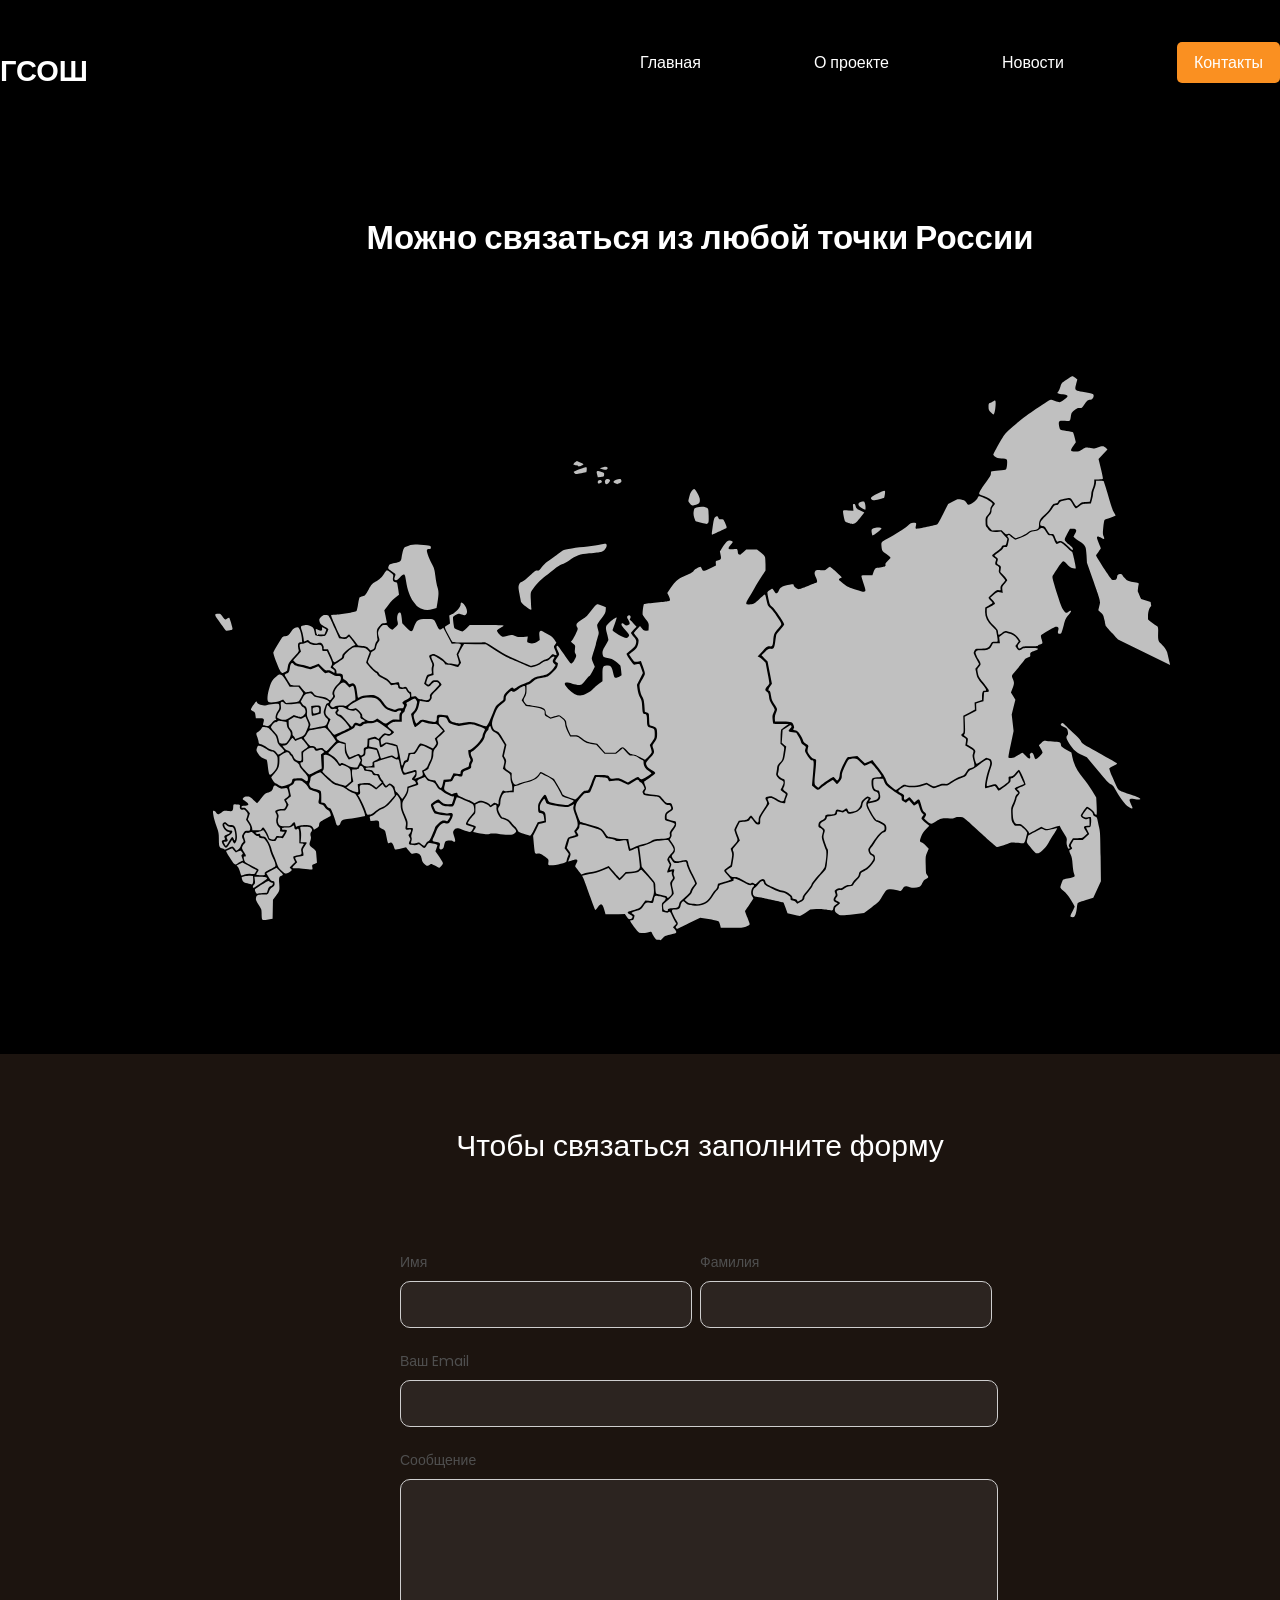
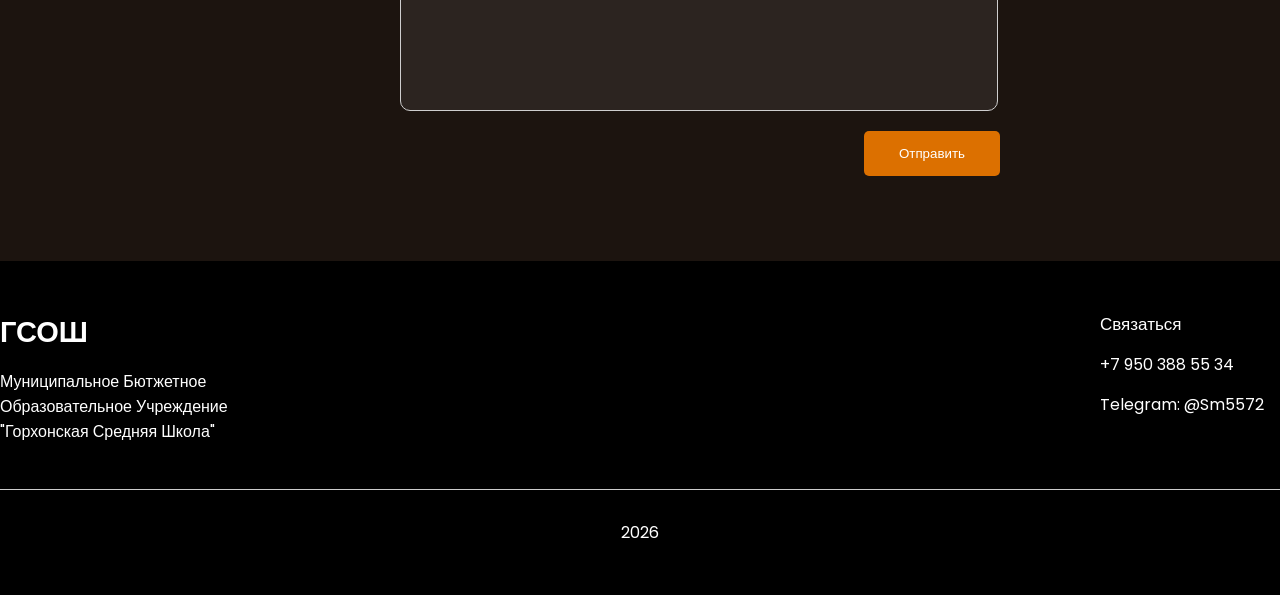
<file: contacts.html>
<!DOCTYPE html>
<html lang="ru">

<head>
    <meta charset="UTF-8">
    <meta name="viewport" content="width=device-width, initial-scale=1.0">
    <title>ПОДГОТОВКА К ОЛИМПИАДАМ ПО ХИМИИ</title>
    <link rel="stylesheet" href="/main.css">
</head>

<body>
    <header class="conteainer">
        <span class="logo">ГСОШ</span>
        <nav>
            <ul>
                <li><a href="/">Главная</a></li>
                <li><a href="/about.html">О проекте</a></li>
                <li><a href="https://olimpiada.ru/news">Новости</a></li>
                <li class="btn"><a href="/contacts.html">Контакты</a></li>
            </ul>
        </nav>
    </header>

    <div class="container hero-contacts">
        <h1>Можно связаться из любой точки России</h1>
        <img src="/img/Russia_-_blank_map_(2009-01).svg" alt="">
    </div>

    <div class="feedback">
        <div class="container">
            <h2>Чтобы связаться заполните форму</h2>

            <form 
                action="https://formspee.io/f/xdabdjao"
                method="post">
                <div class="inline">
                    <div>
                        <label>Имя</label>
                        <input type="text">
                    </div>
                    <div>
                        <label>Фамилия</label>
                        <input type="text">
                    </div>
                </div>
                <label>Ваш Email</label>
                <input type="email" class="one-line">

                <label>Сообщение</label>
                <textarea name="message"></textarea>

                <button type="submit">Отправить</button>
            </form>
        </div>
    </div>

    <footer>
        <div class="blocks container">
            <div>
                <span class="logo">ГСОШ</span>
                <p>Муниципальное Бютжетное Образовательное Учреждение "Горхонская Средняя Школа"</p>
            </div>
            <div>
                <h4>Связаться</h4>
                <p>+7 950 388 55 34</p>
                <p>Telegram: @Sm5572</p>
            </div>
        </div>
        <hr>
        <p>2026</p>
    </footer>

</body>

</html>
</file>
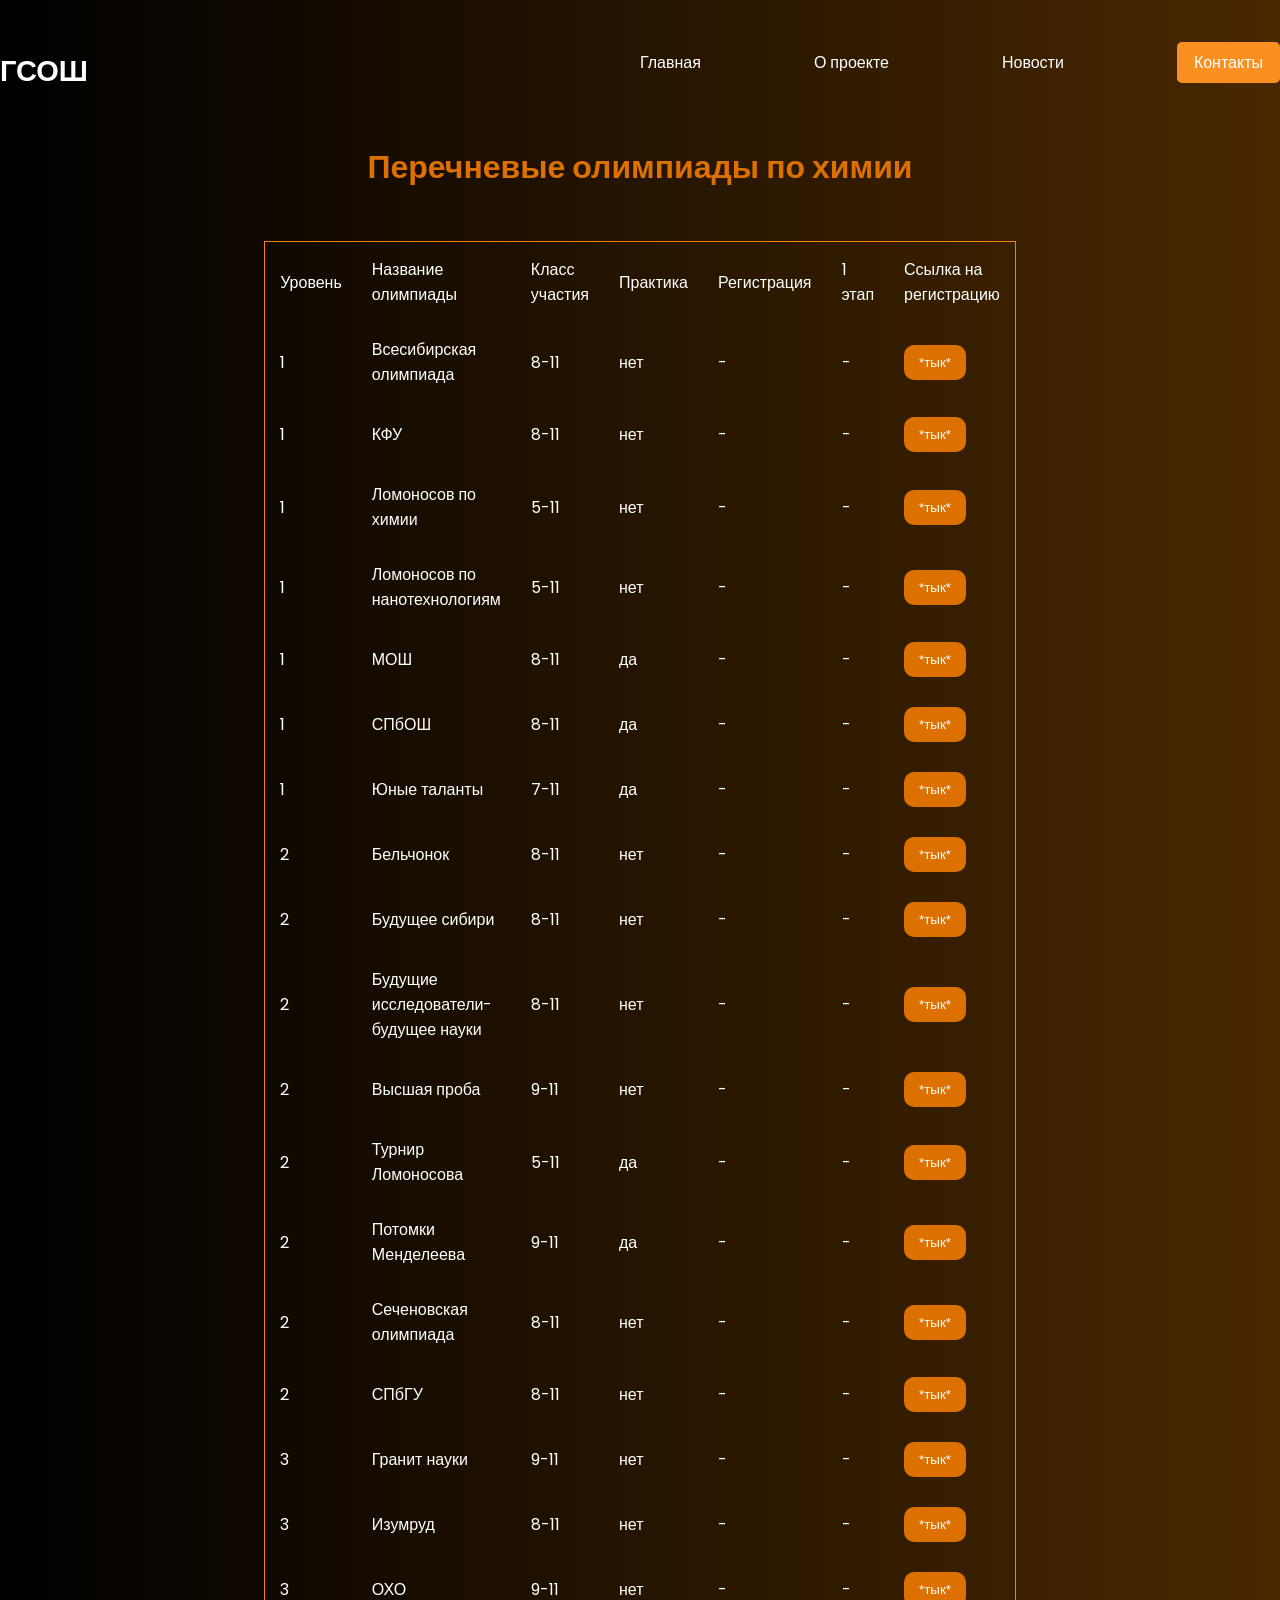
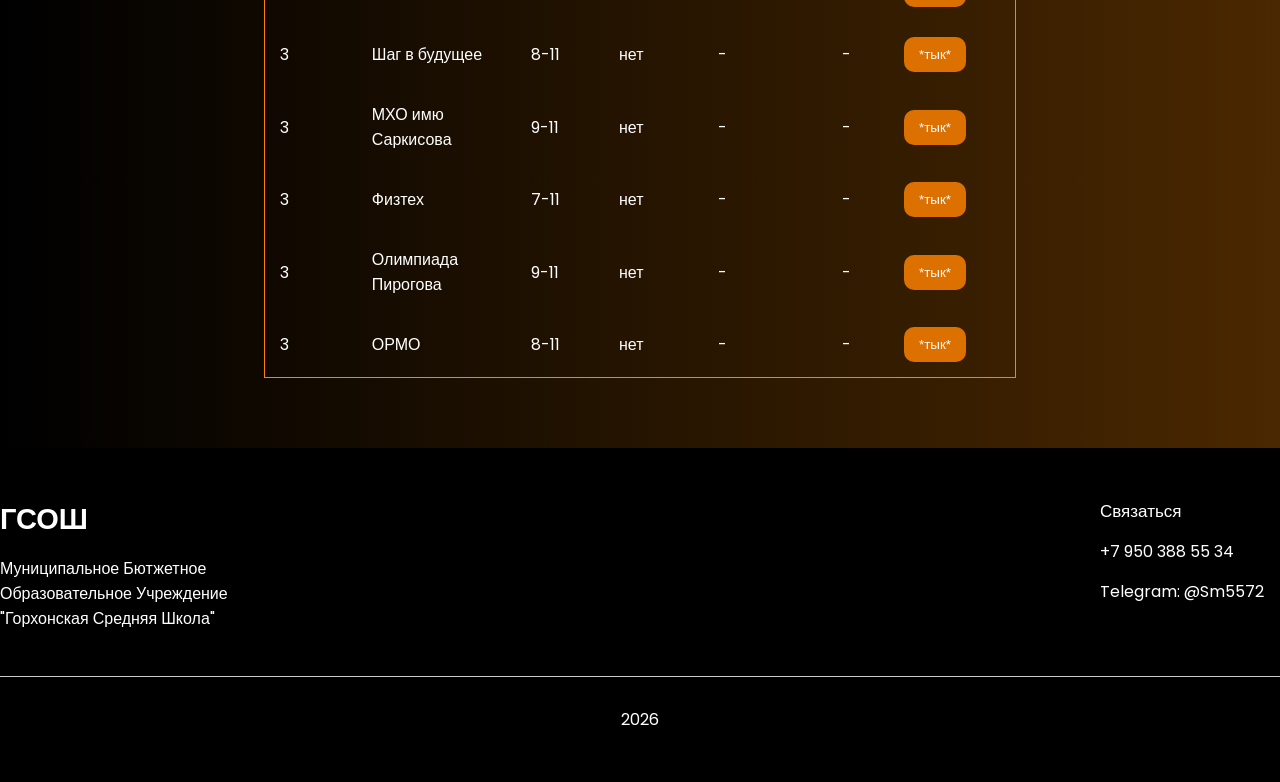
<file: olimpiad.html>
<!DOCTYPE html>
<html lang="ru">

<head>
    <meta charset="UTF-8">
    <meta name="viewport" content="width=device-width, initial-scale=1.0">
    <title>ПОДГОТОВКА К ОЛИМПИАДАМ ПО ХИМИИ</title>
    <link rel="stylesheet" href="/main.css">
</head>

<body>
    <div class="wrapper">
        <header class="conteainer">
            <span class="logo">ГСОШ</span>
            <nav>
                <ul>
                    <li><a href="/">Главная</a></li>
                    <li><a href="/about.html">О проекте</a></li>
                    <li><a href="https://olimpiada.ru/news">Новости</a></li>
                    <li class="btn"><a href="/contacts.html">Контакты</a></li>
                </ul>
            </nav>
        </header>

        <div class="ggg">
            <h1>Перечневые олимпиады по химии</h1>
        </div>

        <div class="tbl">
            <table>
                <thead>
                    <tr>
                        <td>Уровень</td>
                        <td>Название олимпиады</td>
                        <td>Класс участия</td>
                        <td>Практика</td>
                        <td>Регистрация</td>
                        <td>1 этап</td>
                        <td>Ссылка на регистрацию</td>
                    </tr>
                </thead>
                <tr>
                    <td>1</td>
                    <td>Всесибирская олимпиада</td>
                    <td>8-11</td>
                    <td>нет</td>
                    <td>-</td>
                    <td>-</td>
                    <td>
                        <a href="https://sesc.nsu.ru/olymp-vsesib/sections/chemistry/">
                            <button>*тык*</button>
                        </a>
                    </td>
                </tr>
                <tr>
                    <td>1</td>
                    <td>КФУ</td>
                    <td>8-11</td>
                    <td>нет</td>
                    <td>-</td>
                    <td>-</td>
                    <td>
                        <a href="https://malun.kpfu.ru/mpo">
                            <button>*тык*</button>
                        </a>
                    </td>
                </tr>
                <tr>
                    <td>1</td>
                    <td>Ломоносов по химии</td>
                    <td>5-11</td>
                    <td>нет</td>
                    <td>-</td>
                    <td>-</td>
                    <td>
                        <a href="https://olymp.msu.ru/rus/event/9329">
                            <button>*тык*</button>
                        </a>
                    </td>
                </tr>
                <tr>
                    <td>1</td>
                    <td>Ломоносов по нанотехнологиям</td>
                    <td>5-11</td>
                    <td>нет</td>
                    <td>-</td>
                    <td>-</td>
                    <td>
                        <a href="https://olymp.msu.ru/">
                            <button>*тык*</button>
                        </a>
                    </td>
                </tr>
                <tr>
                    <td>1</td>
                    <td>МОШ</td>
                    <td>8-11</td>
                    <td>да</td>
                    <td>-</td>
                    <td>-</td>
                    <td>
                        <a href="https://moschem.olimpiada.ru/">
                            <button>*тык*</button>
                        </a>
                    </td>
                </tr>
                <tr>
                    <td>1</td>
                    <td>СПбОШ</td>
                    <td>8-11</td>
                    <td>да</td>
                    <td>-</td>
                    <td>-</td>
                    <td>
                        <a href="https://olymp.academtalant.ru/chemspb">
                            <button>*тык*</button>
                        </a>
                    </td>
                </tr>
                <tr>
                    <td>1</td>
                    <td>Юные таланты</td>
                    <td>7-11</td>
                    <td>да</td>
                    <td>-</td>
                    <td>-</td>
                    <td>
                        <a href="https://olymp.psu.ru/disciplines/chem/home.html">
                            <button>*тык*</button>
                        </a>
                    </td>
                </tr>
                <tr>
                    <td>2</td>
                    <td>Бельчонок</td>
                    <td>8-11</td>
                    <td>нет</td>
                    <td>-</td>
                    <td>-</td>
                    <td>
                        <a href="https://dovuz.sfu-kras.ru/belchonok">
                            <button>*тык*</button>
                        </a>
                    </td>
                </tr>
                <tr>
                    <td>2</td>
                    <td>Будущее сибири</td>
                    <td>8-11</td>
                    <td>нет</td>
                    <td>-</td>
                    <td>-</td>
                    <td>
                        <a href="https://olymp-sibir.nstu.ru/">
                            <button>*тык*</button>
                        </a>
                    </td>
                </tr>
                <tr>
                    <td>2</td>
                    <td>Будущие исследователи-будущее науки</td>
                    <td>8-11</td>
                    <td>нет</td>
                    <td>-</td>
                    <td>-</td>
                    <td>
                        <a href="https://www.unn.ru/bibn">
                            <button>*тык*</button>
                        </a>
                    </td>
                </tr>
                <tr>
                    <td>2</td>
                    <td>Высшая проба</td>
                    <td>9-11</td>
                    <td>нет</td>
                    <td>-</td>
                    <td>-</td>
                    <td>
                        <a href="https://olymp.hse.ru/mmo">
                            <button>*тык*</button>
                        </a>
                    </td>
                </tr>
                <tr>
                    <td>2</td>
                    <td>Турнир Ломоносова</td>
                    <td>5-11</td>
                    <td>да</td>
                    <td>-</td>
                    <td>-</td>
                    <td>
                        <a href="https://turlom.olimpiada.ru/">
                            <button>*тык*</button>
                        </a>
                    </td>
                </tr>
                <tr>
                    <td>2</td>
                    <td>Потомки Менделеева</td>
                    <td>9-11</td>
                    <td>да</td>
                    <td>-</td>
                    <td>-</td>
                    <td>
                        <a href="https://malun.kpfu.ru/mendeleev">
                            <button>*тык*</button>
                        </a>
                    </td>
                </tr>
                <tr>
                    <td>2</td>
                    <td>Сеченовская олимпиада</td>
                    <td>8-11</td>
                    <td>нет</td>
                    <td>-</td>
                    <td>-</td>
                    <td>
                        <a href="https://www.sechenov.ru/univers/structure/facultie/dovuz/olimpiady/">
                            <button>*тык*</button>
                        </a>
                    </td>
                </tr>
                <tr>
                    <td>2</td>
                    <td>СПбГУ</td>
                    <td>8-11</td>
                    <td>нет</td>
                    <td>-</td>
                    <td>-</td>
                    <td>
                        <a href="https://olympiada.spbu.ru/">
                            <button>*тык*</button>
                        </a>
                    </td>
                </tr>
                <tr>
                    <td>3</td>
                    <td>Гранит науки</td>
                    <td>9-11</td>
                    <td>нет</td>
                    <td>-</td>
                    <td>-</td>
                    <td>
                        <a href="https://ogn.spmi.ru/">
                            <button>*тык*</button>
                        </a>
                    </td>
                </tr>
                <tr>
                    <td>3</td>
                    <td>Изумруд</td>
                    <td>8-11</td>
                    <td>нет</td>
                    <td>-</td>
                    <td>-</td>
                    <td>
                        <a href="https://izumrud.urfu.ru/ru/main/chemistry/">
                            <button>*тык*</button>
                        </a>
                    </td>
                </tr>
                <tr>
                    <td>3</td>
                    <td>ОХО</td>
                    <td>9-11</td>
                    <td>нет</td>
                    <td>-</td>
                    <td>-</td>
                    <td>
                        <a href="https://oho.misis.ru/">
                            <button>*тык*</button>
                        </a>
                    </td>
                </tr>
                <tr>
                    <td>3</td>
                    <td>Шаг в будущее</td>
                    <td>8-11</td>
                    <td>нет</td>
                    <td>-</td>
                    <td>-</td>
                    <td>
                        <a href="https://olymp.bmstu.ru/ru">
                            <button>*тык*</button>
                        </a>
                    </td>
                </tr>
                <tr>
                    <td>3</td>
                    <td>МХО имю Саркисова</td>
                    <td>9-11</td>
                    <td>нет</td>
                    <td>-</td>
                    <td>-</td>
                    <td>
                        <a href="https://www.muctr.ru/abitur/school/sarkisov/osnovnaya-informatsiya/">
                            <button>*тык*</button>
                        </a>
                    </td>
                </tr>
                <tr>
                    <td>3</td>
                    <td>Физтех</td>
                    <td>7-11</td>
                    <td>нет</td>
                    <td>-</td>
                    <td>-</td>
                    <td>
                        <a href="https://chem-olymp.mipt.ru/">
                            <button>*тык*</button>
                        </a>
                    </td>
                </tr>
                <tr>
                    <td>3</td>
                    <td>Олимпиада Пирогова</td>
                    <td>9-11</td>
                    <td>нет</td>
                    <td>-</td>
                    <td>-</td>
                    <td>
                        <a href="https://rsmu.ru/index.php?id=2480">
                            <button>*тык*</button>
                        </a>
                    </td>
                </tr>
                <tr>
                    <td>3</td>
                    <td>ОРМО</td>
                    <td>8-11</td>
                    <td>нет</td>
                    <td>-</td>
                    <td>-</td>
                    <td>
                        <a href="https://abiturient.tsu.ru/ru/content/ormo">
                            <button>*тык*</button>
                        </a>
                    </td>
                </tr>
            </table>
        </div>
    </div>

    <footer>
        <div class="blocks container">
            <div>
                <span class="logo">ГСОШ</span>
                <p>Муниципальное Бютжетное Образовательное Учреждение "Горхонская Средняя Школа"</p>
            </div>
            <div>
                <h4>Связаться</h4>
                <p>+7 950 388 55 34</p>
                <p>Telegram: @Sm5572</p>
            </div>
        </div>
        <hr>
        <p>2026</p>
    </footer>

</body>

</html>
</file>
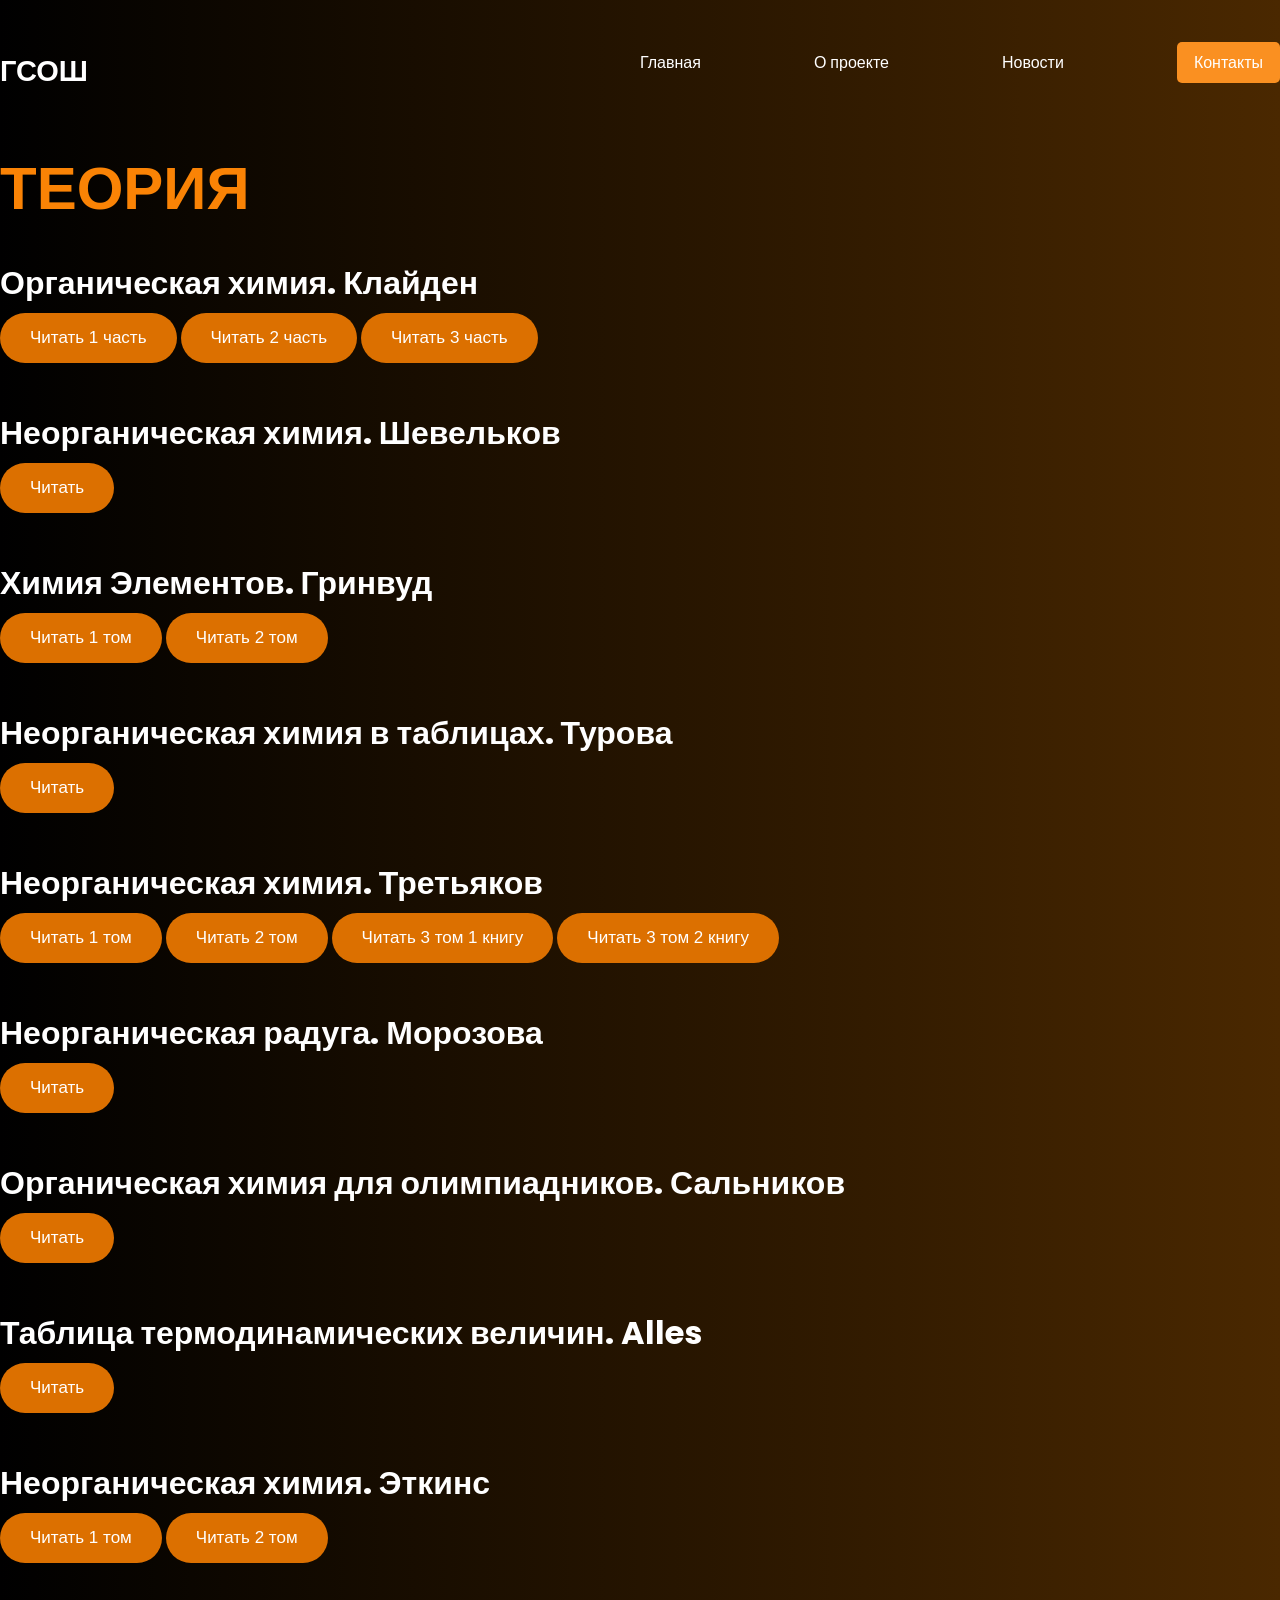
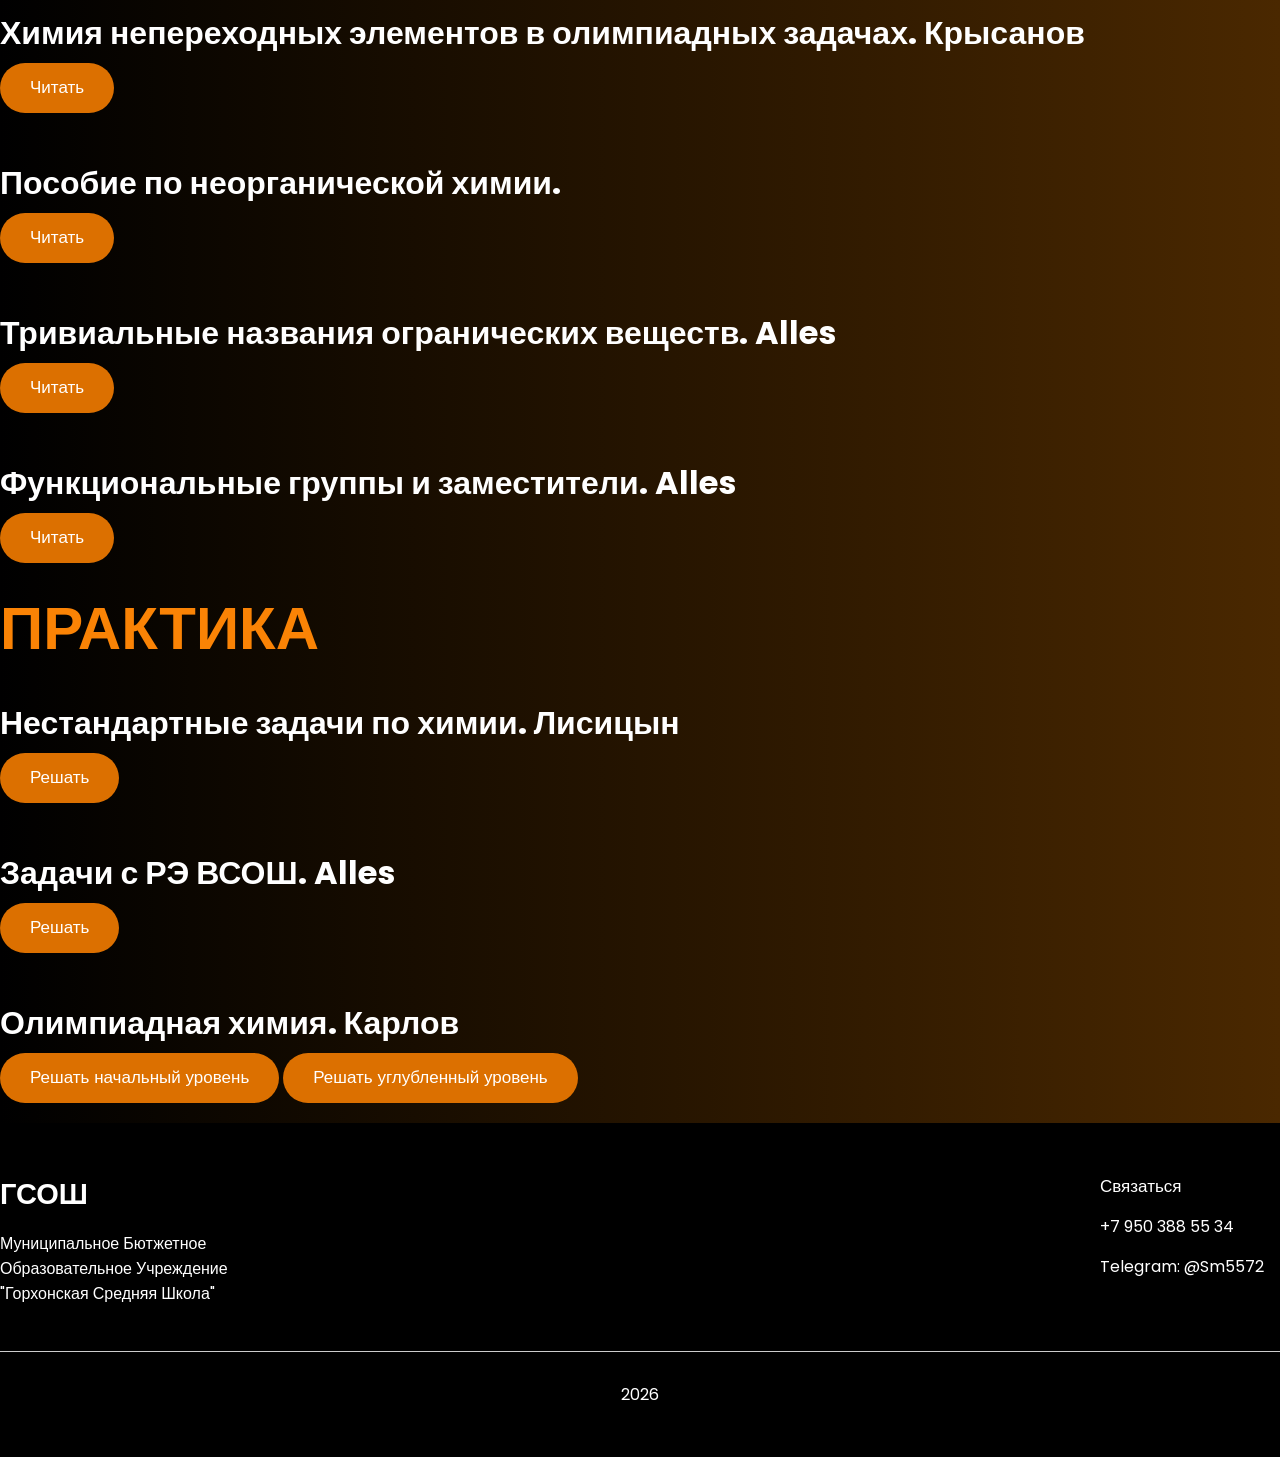
<file: podgotovka.html>
<!DOCTYPE html>
<html lang="ru">

<head>
    <meta charset="UTF-8">
    <meta name="viewport" content="width=device-width, initial-scale=1.0">
    <title>ПОДГОТОВКА К ОЛИМПИАДАМ ПО ХИМИИ</title>
    <link rel="stylesheet" href="/main.css">
</head>

<body>
    <div class="wrapper">
        <header class="conteainer">
            <span class="logo">ГСОШ</span>
            <nav>
                <ul>
                    <li><a href="/">Главная</a></li>
                    <li><a href="/about.html">О проекте</a></li>
                    <li><a href="https://olimpiada.ru/news">Новости</a></li>
                    <li class="btn"><a href="/contacts.html">Контакты</a></li>
                </ul>
            </nav>
        </header>

        <div class="pdf container">
            <div class="Klaiden">
                <p>ТЕОРИЯ</p>
                <h1>Органическая химия. Клайден</h1>
                <a href="/pdf/Клайден. Часть 1.pdf">
                    <button class="btn">Читать 1 часть</button>
                </a>
                <a href="/pdf/Клайден. Часть 2.pdf">
                    <button class="btn">Читать 2 часть</button>
                </a>
                <a href="/pdf/Клайден. Часть 3.pdf">
                    <button class="btn">Читать 3 часть</button>
                </a>
            </div>
            <div class="shevelkov">
                <h1>Неорганическая химия. Шевельков</h1>
                <a href="/pdf/A_V_Shevelkov_Neorganicheskaya_khimia_Uchebnik (1) (1).pdf">
                    <button class="btn">Читать</button>
                </a>

                <h1>Химия Элементов. Гринвуд</h1>
                <a href="/pdf/Grinvud_Khimia_Elementov_T_1.pdf">
                    <button class="btn">Читать 1 том</button>
                </a>
                <a href="/pdf/Grinvud_Khimia_Elementov_T_2.pdf">
                    <button class="btn">Читать 2 том</button>
                </a>

                <h1>Неорганическая химия в таблицах. Турова </h1>
                <a href="/pdf/Неорганическая химия в таблицах.pdf">
                    <button class="btn">Читать</button>
                </a>

                <h1>Неорганическая химия. Третьяков</h1>
                <a href="/pdf/NKh_Neorganicheskaya_khimia_T_1_Pod_red_Yu_D_Tretyakova.pdf">
                    <button class="btn">Читать 1 том</button>
                </a>
                <a href="/pdf/Неорганическая_химия_В_3_х_т_Т_2_под_ред_Третьякова_Ю_Д_2004_368с.pdf">
                    <button class="btn">Читать 2 том</button>
                </a>
                <a href="/pdf/Неорганическая_химия_В_3_х_т_Т_3_Кн_1_под_ред_Третьякова_Ю_Д_2007.pdf">
                    <button class="btn">Читать 3 том 1 книгу</button>
                </a>
                <a href="/pdf/150_8_neorganicheskaja_himija_v_3_h_t_t_3_kn_2_pod_red_tretjakova.pdf">
                    <button class="btn">Читать 3 том 2 книгу</button>
                </a>

                <h1>Неорганическая радуга. Морозова</h1>
                <a href="/pdf/Неорганическая радуга.pdf">
                    <button class="btn">Читать</button>
                </a>

                <h1>Органическая химия для олимпиадников. Сальников</h1>
                <a href="/pdf/Organicheskaya_khimia_dlya_olimpiadnikov_20_1.pdf">
                    <button class="btn">Читать</button>
                </a>

                <h1>Таблица термодинамических величин. Alles</h1>
                <a href="/pdf/Таблица_термодинамических_величин_Alles_с_вступлением.pdf">
                    <button class="btn">Читать</button>
                </a>

                <h1>Неорганическая химия. Эткинс</h1>
                <a href="/pdf/Shrayver_Etkins_Neorganicheskaya_khimia_tom_1.pdf">
                    <button class="btn">Читать 1 том</button>
                </a>
                <a href="/pdf/Shrayver_Etkins_Neorganicheskaya_khimia_tom_2.pdf">
                    <button class="btn">Читать 2 том</button>
                </a>

                <h1>Химия непереходных элементов в олимпиадных задачах. Крысанов</h1>
                <a href="/pdf/Химия_непереходных_элементов_в_олимпиадных_задачах_2024_Крысанов.pdf">
                    <button class="btn">Читать</button>
                </a>

                <h1>Пособие по неорганической химии.</h1>
                <a href="/pdf/Пособие по неорганической химии.pdf">
                    <button class="btn">Читать</button>
                </a>

                <h1>Тривиальные названия огранических веществ. Alles</h1>
                <a href="/pdf/Тривиальные_названия_органических_веществ_таблица_чб.pdf">
                    <button class="btn">Читать</button>
                </a>

                <h1>Функциональные группы и заместители. Alles</h1>
                <a href="/pdf/Заместители цвет.pdf">
                    <button class="btn">Читать</button>
                </a>

                <p>ПРАКТИКА</p>
                <h1>Нестандартные задачи по химии. Лисицын</h1>
                <a href="/pdf/Ochen_nestandartnye_zadachi_po_khimii_by_Lisitsyn_A_Z_Zeyfman_A.pdf">
                    <button class="btn">Решать</button>
                </a>

                <h1>Задачи с РЭ ВСОШ. Alles</h1>
                <a href="/pdf/Сборник задач с РЭ.pdf">
                    <button class="btn">Решать</button>
                </a>

                <h1>Олимпиадная химия. Карлов</h1>
                <a href="/pdf/Олимпиадная_химия_начальный_уровень_2025_Карлов_С_.pdf">
                    <button class="btn">Решать начальный уровень</button>
                </a>
                <a href="/pdf/Олимпиадная_химия_углубленный_уровень_2025_Карлов_С_.pdf">
                    <button class="btn">Решать углубленный уровень</button>
                </a>
            </div>
        </div>
    </div>

    <footer>
        <div class="blocks container">
            <div>
                <span class="logo">ГСОШ</span>
                <p>Муниципальное Бютжетное Образовательное Учреждение "Горхонская Средняя Школа"</p>
            </div>
            <div>
                <h4>Связаться</h4>
                <p>+7 950 388 55 34</p>
                <p>Telegram: @Sm5572</p>
            </div>
        </div>
        <hr>
        <p>2026</p>
    </footer>

</body>

</html>
</file>
<file: main.css>
@import url('https://fonts.googleapis.com/css2?family=Poppins:wght@500;700;800&display=swap');

*{
    margin: 0;
    padding: 0;
}

body{
    font-family: "Poppins", sans-serif;
    font-weight: 400;
    color: #fff;
    font-size: 16px;
    background: #000;
}

body{
    font-family: "Poppins", sans-serif;
    font-weight: 400;
    color: #fff;
    font-size: 16px;
    background: #000;
}

a {
    text-decoration: none;
}

img {
    max-width: 100%;
}

.wrapper {
    background: linear-gradient(90deg,rgba(0, 0, 0, 1) 0%, rgba(74, 40, 0, 1) 100%);
    width: 100%;
    overflow: hidden;
}

.container {
    width: 1400px;
    margin: 0 auto;
}

header {
    padding: 50px 0;
}

header .logo, footer .blocks .logo{
    text-transform: uppercase;
    font-size: 29px;
    font-weight: 800;
}

header nav {
    float: right;
    width: 50%;
}

header nav ul {
    list-style: none;
    display: flex;
    justify-content: space-between;
    z-index: 2;
    position: relative;
}

header nav ul li {
    display: inline-block;
}

header nav ul li a {
    color: #fff
}

header nav ul li.active::after {
    content: '';
    display: block;
    width: 40px;
    height: 5px;
    background: #DC7000;
    border-radius: 10px;
    position: relative;
    top: 10px;
    left: -15px;
}

header nav ul li:not(.active):not(.btn) a:hover {
    border-bottom: 5px solid #DC7000;
}

header nav ul li.btn a, .email .block button {
    background: #fa9021;
    padding: 9px 17px;
    border-radius: 5px;
    transition: all 500ms ease;
}

header nav ul li.btn a:hover, .email .block button:hover {
    background: #6b1212;
    border-radius: 5px;
}

.hero {
    padding-bottom: 100px;
    position: relative;
    z-index: 1;
}

.hero--info {
    width: 530px;
    padding-top: 70px;
}

.hero--info h2 {
    color: #fa9021;
    font-size: 30px;
    font-weight: 600;
}

.hero--info h1 {
    font-size: 50px;
    font-weight: 600;
}

.hero--info p {
    font-weight: 500;
    line-height: 170%;
    margin: 30px 0;
}

.hero--info .btn, .hero-about .info .btn {
    background: #fa8305;
    color: #fff;
    border-radius: 50px;
    padding: 15px 30px;
    border: 0;
    transition: all 500ms ease;
    font-size: 18px;
}

.hero--info .btn:hover, .hero-about .info .btn:hover {
    cursor: pointer;
    transform: scale(1.1);
}

.hero img {
    position: absolute;
    top: -150px;
    right: 0;
}

/* Секция с олимпиадами */
.trending {
    padding-top: 50px;
}

.trending a {
    color: #fff;
}

.trending h3 {
    font-weight: 600;
    font-size: 31px;
}

.trending .see-all {
    color: #fff;
    background: #25211d;
    border-radius: 5px;
    padding: 12px 23px;
    float: right;
    display: block;
    transition: all 500ms ease;
}

.trending .see-all:hover {
    transform: scale(1.1);
}

.trending .Олимпиады {
    display: flex;
    justify-content: space-between;
    width: 100%;
    padding: 50px 0;
}

.trending .Олимпиады span {
    display: block;
    text-align: center;
    margin-top: 20px;
}

.trending .Олимпиады span img {
    position: relative;
    top: 5px;
    margin-right: 7px;
}

.big-text {
    padding: 50px 0;
    font-size: 35px;
    font-weight: 800;
    text-align: center;
    width: 800px;
}

.banner {
    padding: 80px 0;
}

.banner h3 {
    font-size: 50px;
    font-weight: 600;
    margin-bottom: 30px;
}

.banner p {
    line-height: 170%;
    margin-bottom: 30px;
    width: 550px;
    font-size: 20px;
}

.banner img {
    width: 100%;
    padding-bottom: 40px;
}

.features {
    background: url(/img/studio-background-orange-gradient_1258-49141.avif) no-repeat center center fixed;
    background-size: cover;
    padding: 100px 0;
}

.features h3,
.features p {
    margin-bottom: 20px;
    text-align: center;
    max-width: 800px;
    margin-left: auto;
    margin-right: auto;
    color: #000;
}

.features h3 {
    font-size: 30px;
    color: #000;
}

.features .info {
    display: flex;
    justify-content: center;
    flex-wrap: wrap;
}

.features .info .block {
    text-align: center;
    width: 20%;
    margin: 30px 2%;
}

/* Нижняя часть*/
.email {
    padding-bottom: 120px;
}

.email h3 {
    margin-top: 60px;
    font-size: 30px;
}

.email .block {
    background: #1c140f;
    margin-top: 30px;
    border-radius: 10px;
    padding: 40px 3%;
    width: 94%;
    display: flex;
    justify-content: space-between;
    align-items: center;
}

.email .block h4 {
    font-size: 30px;
    font-weight: 500;
}

.email .block p {
    width: 500px;
}

.email .block input {
    background: #fff;
    outline: none;
    border: 0;
    border-radius: 5px;
    width: 380px;
    font-family: "Poppins", sans-serif;
    font-weight: 400;
    padding: 20px 30px;
    position: relative;
    right: -125px;
    z-index: 1;
    padding-right: 120px;
}

.email .block input::placeholder {
    color: #898989;
}

.email .block button {
    cursor: pointer;
    border: 0;
    padding: 13px 17px;
    position: relative;
    z-index: 2;
    color: #fff;
}

/*Страница про меня*/
.hero-about {
    position: relative;
}

.hero-about .info {
    width: 500px;
    padding: 250px 0;
}

.hero-about .info h1 {
    margin-bottom: 25px;
    font-size: 50px;
}

.hero-about .info .btn {
    margin-top: 20px;
}

.hero-about img {
    position: absolute;
    top: 0;
    right: -150px;
}

.hero-about .info h2 {
    margin-bottom: 25px;
    font-size: 40px;
}

.hero-about .info p {
    margin-bottom: 15px;
    font-size: 15px;
    color: #DC7000;
}

.hero-about .info h3 {
    margin-bottom: 25px;
    font-size: 30px;
}

.hero-about .info h4 {
    color: #4f4f4f;
}

/* Страница контакты */
.hero-contacts h1 {
    text-align: center;
    margin-top: 70px;
    margin-bottom: 30px;
    font-size: 33px;
}

.hero-contacts img {
    width: 70%;
    margin: 80px 15%;
}

.feedback {
    padding: 70px 0;
    background: #1c140f;
}

.feedback h2 {
    text-align: center;
    font-weight: 500;
    font-size: 30px;
}

.feedback form {
    margin: 80px auto;
    width: 600px;
}

.feedback form .inline {
    display: flex;
    justify-content: space-between;
}

.feedback form .inline>div {
    width: 50%;
}

.feedback form label {
    color: #4f4f4f;
    font-size: 14px;
}

.feedback form input, .feedback form textarea {
    background: #2c2420;
    border-radius: 10px;
    border: 0.6px solid #cecece;
    display: block;
    width: 90%;
    padding: 15px 10px;
    outline: none;
    color: #fff;
    margin-top: 7px;
    margin-bottom: 20px;
}

.feedback form .one-line {
    width: 96%;
}

.feedback form textarea {
    resize: none;
    height: 200px;
    width: 96%;
}

.feedback form button {
    background: #DC7000;
    border-radius: 5px;
    border: 0;
    float: right;
    cursor: pointer;
    color: #fff;
    transition: all 500ms ease;
    padding: 15px 35px;
}

.feedback form button:hover {
    background: #6b1212;
}

/* Страница с материалами */
.pdf h1 {
    line-height: 100px;
}

.pdf p {
    font-weight: 800;
    font-size: 60px;
    color: #fa8305;
}

.pdf .Klaiden .btn, .pdf .shevelkov .btn {
    background: #dc7000;
    border: 0;
    border-radius: 50px;
    cursor: pointer;
    padding: 15px 30px;
    color: #fff;
    font-size: 17px;
    transition: all 500ms ease;
    transform: translateY(-20px);
}

.pdf .Klaiden .btn:hover, .pdf .shevelkov .btn:hover {
    background: #6b1212;
}

/* Олимпиады */
.tbl {
    padding: 50px 100px;
    display: flex;
    justify-content: center;
    align-items: center;
    min-height: 100vh;
}

.ggg h1 {
    display: flex;
    justify-content: center;
    align-items: center;
    color: #dc7000;
}

.tbl button {
    background: #DC7000;
    border-radius: 10px;
    color: #fff;
    transition: all 500ms ease;
    border: 0;
    cursor: pointer;
    padding: 10px 15px;
}

.tbl button:hover {
    background: #6b1212;
}

table {
    width: 650px;
    border-top: 7px;
    border-collapse: collapse;
    text-align: center;
    margin-bottom: 20px;
    border: 1px solid #fa8305;
}

td {
    text-align: left;
    padding: 15px;
    border: 3px;
}

/* Footer */
footer {
    background: #000;
    padding: 50px 0;
}

footer .blocks {
    display: flex;
    justify-content: space-between;
}

footer .blocks p {
    width: 300px;
    margin: 15px 0;
}

footer .blocks h4 {
    font-weight: 500;
    font-size: 17px;
}

footer .blocks ul {
    list-style: none;
}

footer .blocks ul li {
    margin-top: 7px;
    opacity: 0.8;
}

footer hr {
    margin: 30px 0;
    border: 0;
    height: 0.6px;
    background: #ccc;
}

footer > p {
    text-align: center;
}
</file>
